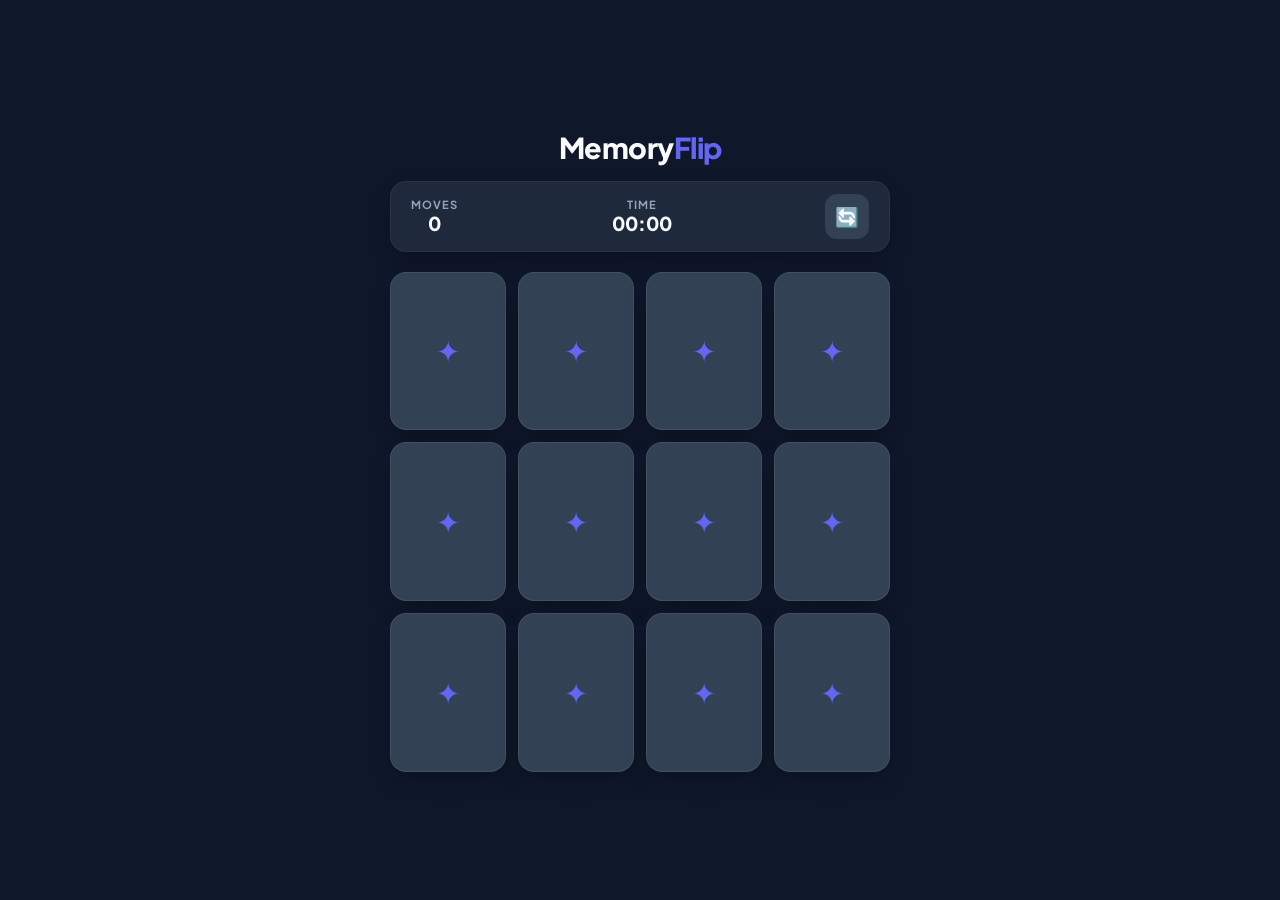
<file: Arcade-Craft-JS/Memory-Card-Flip/index.html>
<!DOCTYPE html>
<html lang="en">
<head>
  <meta charset="UTF-8" />
  <meta name="viewport" content="width=device-width, initial-scale=1.0" />
  <title>Memory Match - Brain Game</title>
  <link rel="stylesheet" href="style.css" />
  <!-- Google Fonts for Modern Typography -->
  <link href="https://fonts.googleapis.com/css2?family=Plus+Jakarta+Sans:wght@500;700;800&display=swap" rel="stylesheet" />
</head>
<body>

  <div class="game-container">
    <!-- Header / Stats Bar -->
    <header class="header">
      <h1 class="title">Memory<span>Flip</span></h1>
      <div class="stats-bar">
        <div class="stat-box">
          <span class="label">MOVES</span>
          <span id="moves" class="value">0</span>
        </div>
        <div class="stat-box">
          <span class="label">TIME</span>
          <span id="timer" class="value">00:00</span>
        </div>
        <button id="restart-btn" class="icon-btn" aria-label="Restart Game">🔄</button>
      </div>
    </header>

    <!-- Cards Grid -->
    <main class="grid-container" id="grid"></main>
  </div>

  <!-- Win Modal Overlay -->
  <div id="win-modal" class="modal hidden">
    <div class="modal-content">
      <div class="trophy-icon">🏆</div>
      <h2>Awesome Memory!</h2>
      <p>You completed the game in <strong id="final-moves">0</strong> moves and <strong id="final-time">00:00</strong>.</p>
      <button id="play-again-btn" class="primary-btn">Play Again</button>
    </div>
  </div>

  <script src="script.js"></script>
</body>
</html>
</file>
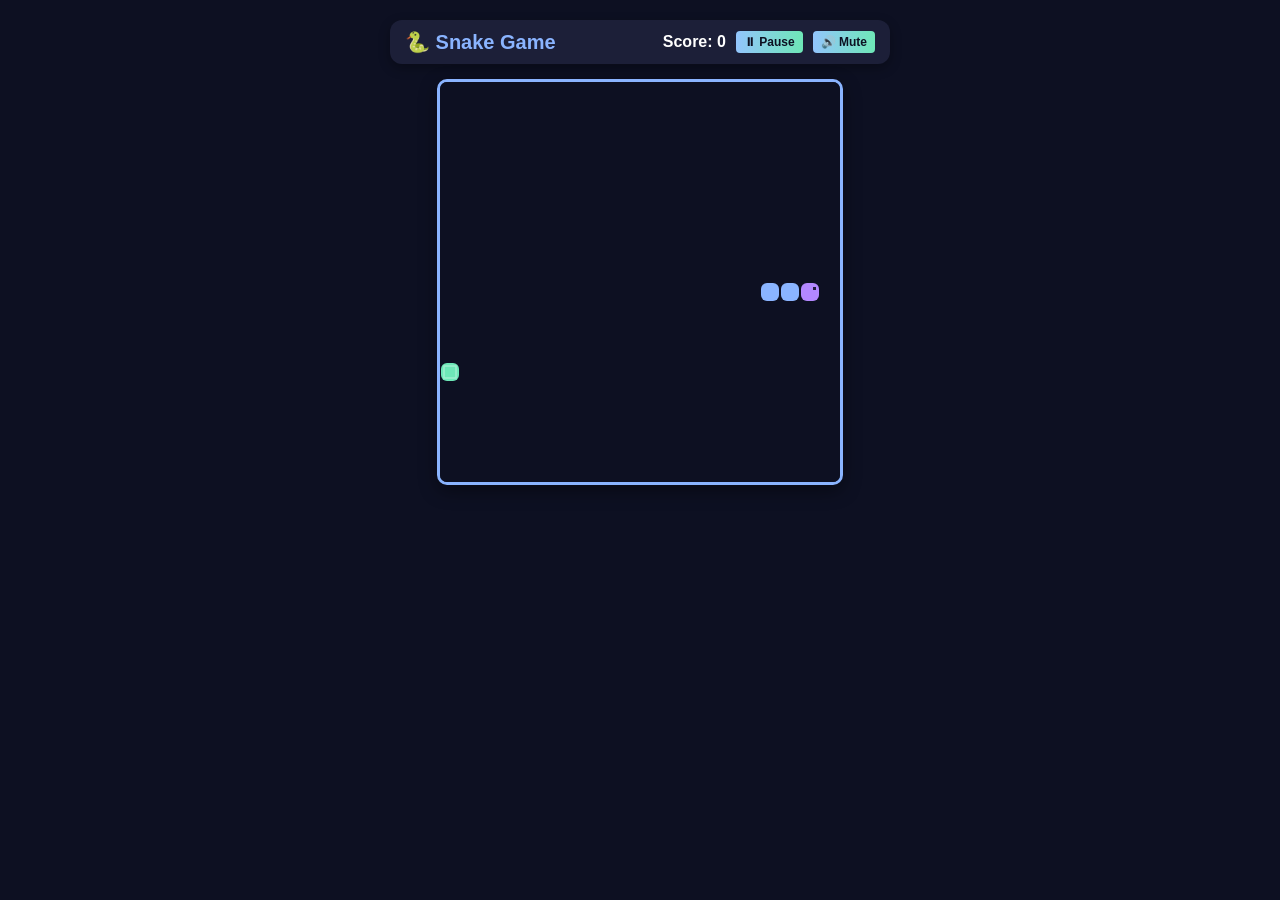
<file: Arcade-Craft-JS/Snake-Game/index.html>
<!DOCTYPE html>
<html lang="en">
<head>
  <meta charset="UTF-8" />
  <meta name="viewport" content="width=device-width, initial-scale=1.0" />
  <title>Snake Game</title>
  <link rel="stylesheet" href="style.css" />
</head>
<body>
  <!-- Top Bar -->
 <header class="topbar">
  <h1>🐍 Snake Game</h1>
  <div class="score-controls">
    <div class="scoreboard">
      Score: <span id="score">0</span>
    </div>
    <button id="pauseResumeBtn" class="btn small">⏸ Pause</button>
    <button id="muteBtn" class="btn small">🔊 Mute</button>
  </div>
</header>


  <!-- Game Canvas -->
  <main>
    <canvas id="game" width="400" height="400"></canvas>
  </main>

  <!-- Mobile Controls -->
  <div class="mobile-controls">
    <button id="upBtn">⬆️</button>
    <div class="middle-row">
      <button id="leftBtn">⬅️</button>
      <button id="downBtn">⬇️</button>
      <button id="rightBtn">➡️</button>
    </div>
  </div>

  <!-- Overlay for Game Over -->
  <div id="overlay" class="overlay hidden">
    <div class="overlay-content">
      <h2>Game Over</h2>
      <p>Your Score: <span id="finalScore">0</span></p>
      <button id="restartBtn" class="btn">🔄 Restart</button>
    </div>
  </div>

  <script src="script.js"></script>
</body>
</html>
</file>
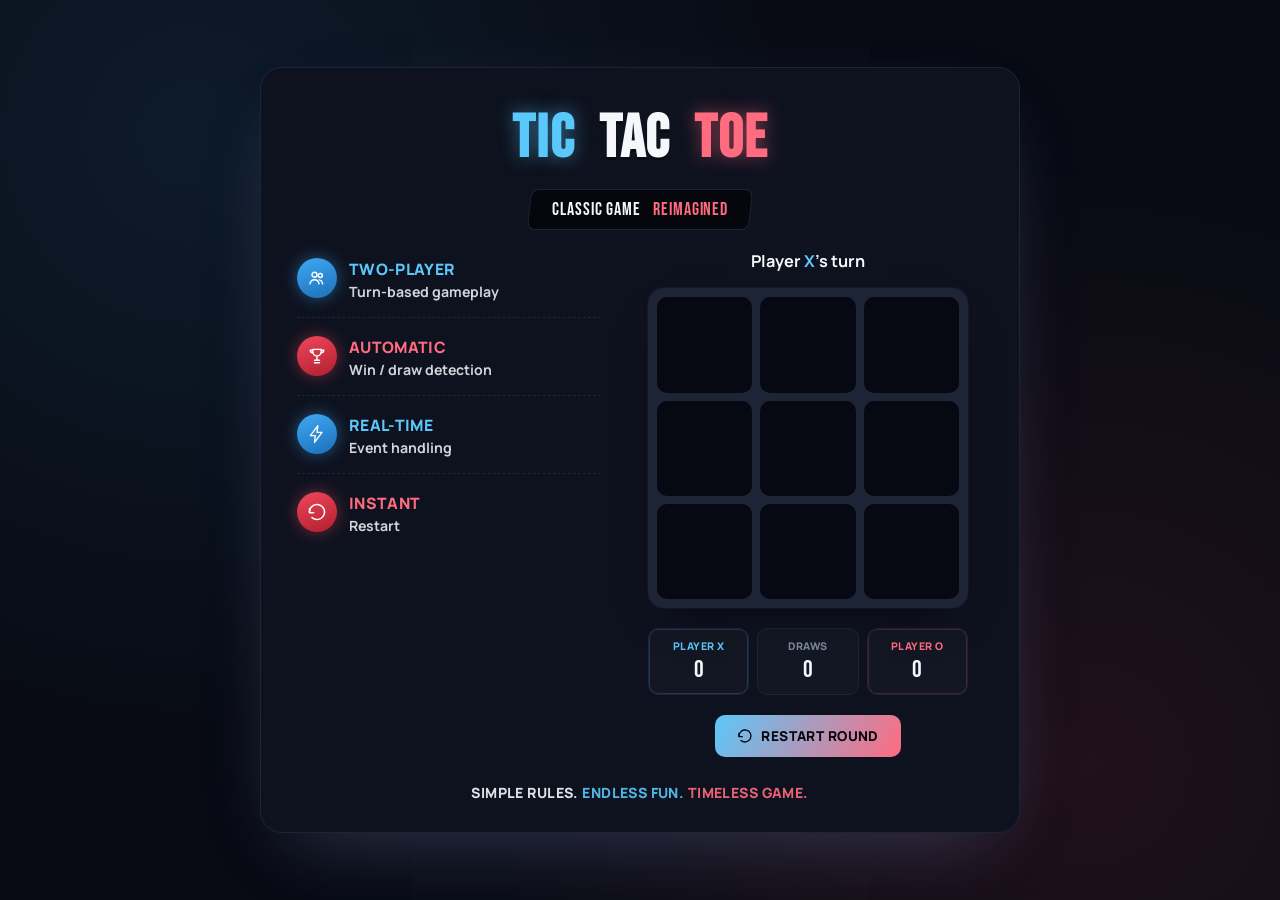
<file: Arcade-Craft-JS/Tic-Tac-Toe/index.html>
<!doctype html>
<html lang="en">
  <head>
    <meta charset="UTF-8" />
    <meta name="viewport" content="width=device-width, initial-scale=1.0" />
    <title>Tic Tac Toe</title>
    <link rel="preconnect" href="https://fonts.googleapis.com" />
    <link rel="preconnect" href="https://fonts.gstatic.com" crossorigin />
    <link
      href="https://fonts.googleapis.com/css2?family=Bebas+Neue&family=Manrope:wght@400;600;700;800&display=swap"
      rel="stylesheet"
    />
    <link rel="stylesheet" href="style.css" />
  </head>
  <body>
    <div class="frame">
      <header class="title-block">
        <h1 class="game-title">
          <span class="word blue">Tic</span>
          <span class="word white">Tac</span>
          <span class="word red">Toe</span>
        </h1>
        <div class="subtitle-banner">
          <span class="white">Classic Game</span>
          <span class="red">Reimagined</span>
        </div>
      </header>

      <div class="content">
        <ul class="feature-list">
          <li class="feature">
            <span class="feature-icon blue">
              <svg viewBox="0 0 24 24" fill="none">
                <circle
                  cx="9"
                  cy="8"
                  r="3"
                  stroke="currentColor"
                  stroke-width="1.7"
                />
                <circle
                  cx="16"
                  cy="9"
                  r="2.4"
                  stroke="currentColor"
                  stroke-width="1.7"
                />
                <path
                  d="M3.5 19c.6-3.4 3-5 5.5-5s4.9 1.6 5.5 5"
                  stroke="currentColor"
                  stroke-width="1.7"
                  stroke-linecap="round"
                />
                <path
                  d="M14.5 14.3c2 .2 3.7 1.7 4.2 4.7"
                  stroke="currentColor"
                  stroke-width="1.7"
                  stroke-linecap="round"
                />
              </svg>
            </span>
            <div>
              <strong class="blue">Two-player</strong>
              <p>Turn-based gameplay</p>
            </div>
          </li>

          <li class="feature">
            <span class="feature-icon red">
              <svg viewBox="0 0 24 24" fill="none">
                <path
                  d="M7 4h10v3a5 5 0 0 1-10 0V4z"
                  stroke="currentColor"
                  stroke-width="1.7"
                  stroke-linejoin="round"
                />
                <path
                  d="M7 5H4a3 3 0 0 0 3 3M17 5h3a3 3 0 0 1-3 3"
                  stroke="currentColor"
                  stroke-width="1.7"
                  stroke-linecap="round"
                />
                <path
                  d="M9 17h6M12 13v4M9 20h6"
                  stroke="currentColor"
                  stroke-width="1.7"
                  stroke-linecap="round"
                />
              </svg>
            </span>
            <div>
              <strong class="red">Automatic</strong>
              <p>Win / draw detection</p>
            </div>
          </li>

          <li class="feature">
            <span class="feature-icon blue">
              <svg viewBox="0 0 24 24" fill="none">
                <path
                  d="M13 2 4 14h6l-1 8 9-12h-6l1-8z"
                  stroke="currentColor"
                  stroke-width="1.6"
                  stroke-linejoin="round"
                />
              </svg>
            </span>
            <div>
              <strong class="blue">Real-time</strong>
              <p>Event handling</p>
            </div>
          </li>

          <li class="feature">
            <span class="feature-icon red">
              <svg viewBox="0 0 24 24" fill="none">
                <path
                  d="M3 12a9 9 0 1 1 3 6.7"
                  stroke="currentColor"
                  stroke-width="1.8"
                  stroke-linecap="round"
                />
                <path
                  d="M3 8v5h5"
                  stroke="currentColor"
                  stroke-width="1.8"
                  stroke-linecap="round"
                  stroke-linejoin="round"
                />
              </svg>
            </span>
            <div>
              <strong class="red">Instant</strong>
              <p>Restart</p>
            </div>
          </li>
        </ul>

        <div class="game-panel">
          <p class="status" id="status">
            Player <span class="x-color">X</span>'s turn
          </p>

          <div class="board-wrap">
            <div class="board" id="board">
              <button class="cell" data-index="0" aria-label="Cell 1"></button>
              <button class="cell" data-index="1" aria-label="Cell 2"></button>
              <button class="cell" data-index="2" aria-label="Cell 3"></button>
              <button class="cell" data-index="3" aria-label="Cell 4"></button>
              <button class="cell" data-index="4" aria-label="Cell 5"></button>
              <button class="cell" data-index="5" aria-label="Cell 6"></button>
              <button class="cell" data-index="6" aria-label="Cell 7"></button>
              <button class="cell" data-index="7" aria-label="Cell 8"></button>
              <button class="cell" data-index="8" aria-label="Cell 9"></button>
            </div>
            <div class="win-line" id="win-line"></div>
          </div>

          <div class="scoreboard">
            <div class="score-chip x">
              <span class="score-label">Player X</span>
              <span class="score-value" id="score-x">0</span>
            </div>
            <div class="score-chip draw">
              <span class="score-label">Draws</span>
              <span class="score-value" id="score-draw">0</span>
            </div>
            <div class="score-chip o">
              <span class="score-label">Player O</span>
              <span class="score-value" id="score-o">0</span>
            </div>
          </div>

          <button class="restart-btn" id="restart-btn">
            <svg viewBox="0 0 24 24" fill="none">
              <path
                d="M3 12a9 9 0 1 1 3 6.7"
                stroke="currentColor"
                stroke-width="2"
                stroke-linecap="round"
              />
              <path
                d="M3 8v5h5"
                stroke="currentColor"
                stroke-width="2"
                stroke-linecap="round"
                stroke-linejoin="round"
              />
            </svg>
            Restart Round
          </button>
        </div>
      </div>

      <p class="tagline">
        Simple rules. <span class="blue">Endless fun.</span>
        <span class="red">Timeless game.</span>
      </p>
    </div>

    <script src="script.js"></script>
  </body>
</html>
</file>
<file: Arcade-Craft-JS/Memory-Card-Flip/style.css>
/* --- CSS Variables & Modern Reset --- */
:root {
  --bg-color: #0f172a;
  --card-bg: #1e293b;
  --card-back: #334155;
  --accent: #6366f1;
  --accent-hover: #4f46e5;
  --text-main: #f8fafc;
  --text-muted: #94a3b8;
  --success: #10b981;
  --radius: 16px;
  --shadow: 0 10px 25px -5px rgba(0, 0, 0, 0.3);
}

* {
  box-sizing: border-box;
  margin: 0;
  padding: 0;
  font-family: 'Plus Jakarta Sans', sans-serif;
  user-select: none;
}

body {
  background-color: var(--bg-color);
  color: var(--text-main);
  min-height: 100vh;
  display: flex;
  justify-content: center;
  align-items: center;
  padding: 16px;
}

/* --- Container Layout --- */
.game-container {
  width: 100%;
  max-width: 500px;
  display: flex;
  flex-direction: column;
  gap: 20px;
}

/* --- Header & Stats --- */
.header {
  display: flex;
  flex-direction: column;
  align-items: center;
  gap: 16px;
}

.title {
  font-size: 1.8rem;
  font-weight: 800;
  letter-spacing: -0.5px;
}

.title span {
  color: var(--accent);
}

.stats-bar {
  display: flex;
  width: 100%;
  justify-content: space-between;
  align-items: center;
  background: var(--card-bg);
  padding: 12px 20px;
  border-radius: var(--radius);
  box-shadow: var(--shadow);
  border: 1px solid rgba(255, 255, 255, 0.05);
}

.stat-box {
  display: flex;
  flex-direction: column;
  align-items: center;
}

.stat-box .label {
  font-size: 0.7rem;
  font-weight: 700;
  color: var(--text-muted);
  letter-spacing: 1px;
}

.stat-box .value {
  font-size: 1.2rem;
  font-weight: 800;
  color: var(--text-main);
}

.icon-btn {
  background: var(--card-back);
  border: none;
  font-size: 1.2rem;
  padding: 10px;
  border-radius: 12px;
  cursor: pointer;
  transition: transform 0.2s, background 0.2s;
}

.icon-btn:active {
  transform: scale(0.9);
}

/* --- Responsive Grid Layout (Mobile-First) --- */
.grid-container {
  display: grid;
  grid-template-columns: repeat(3, 1fr);
  gap: 12px;
  width: 100%;
  aspect-ratio: 3 / 4;
}

/* Tablet & Desktop Layout Adjustment */
@media (min-width: 480px) {
  .grid-container {
    grid-template-columns: repeat(4, 1fr);
    aspect-ratio: 1 / 1;
  }
}

/* --- 3D Card Styling --- */
.card {
  background-color: transparent;
  perspective: 1000px;
  cursor: pointer;
}

.card-inner {
  position: relative;
  width: 100%;
  height: 100%;
  text-align: center;
  transition: transform 0.5s cubic-bezier(0.4, 0, 0.2, 1);
  transform-style: preserve-3d;
  border-radius: var(--radius);
  box-shadow: var(--shadow);
}

.card.flipped .card-inner {
  transform: rotateY(180deg);
}

.card-front, .card-back {
  position: absolute;
  width: 100%;
  height: 100%;
  backface-visibility: hidden;
  display: flex;
  justify-content: center;
  align-items: center;
  border-radius: var(--radius);
  border: 1px solid rgba(255, 255, 255, 0.08);
}

.card-front {
  background: var(--card-back);
  font-size: 1.8rem;
  color: var(--accent);
}

.card-back {
  background: var(--card-bg);
  font-size: 2.2rem;
  transform: rotateY(180deg);
}

.card.matched .card-inner {
  animation: pulse 0.4s ease-in-out;
}

.card.matched .card-back {
  border: 2px solid var(--success);
}

@keyframes pulse {
  0% { transform: rotateY(180deg) scale(1); }
  50% { transform: rotateY(180deg) scale(1.08); }
  100% { transform: rotateY(180deg) scale(1); }
}

/* --- Win Modal Overlay --- */
.modal {
  position: fixed;
  inset: 0;
  background: rgba(15, 23, 42, 0.85);
  backdrop-filter: blur(8px);
  display: flex;
  justify-content: center;
  align-items: center;
  padding: 20px;
  z-index: 100;
}

.modal.hidden {
  display: none;
}

.modal-content {
  background: var(--card-bg);
  padding: 32px 24px;
  border-radius: 24px;
  text-align: center;
  max-width: 360px;
  width: 100%;
  box-shadow: var(--shadow);
  border: 1px solid rgba(255, 255, 255, 0.1);
  display: flex;
  flex-direction: column;
  gap: 16px;
}

.trophy-icon {
  font-size: 3.5rem;
}

.primary-btn {
  background: var(--accent);
  color: white;
  border: none;
  padding: 14px 28px;
  border-radius: 14px;
  font-weight: 700;
  font-size: 1rem;
  cursor: pointer;
  transition: background 0.2s;
}

.primary-btn:hover {
  background: var(--accent-hover);
}
</file>
<file: Arcade-Craft-JS/Snake-Game/style.css>
/* Base reset */
* {
  box-sizing: border-box;
  margin: 0;
  padding: 0;
  font-family: 'Segoe UI', Tahoma, Geneva, Verdana, sans-serif;
}

body {
  background: #0d1022;
  color: #fff;
  display: flex;
  flex-direction: column;
  align-items: center;
  justify-content: flex-start;
  min-height: 100vh;
  padding: 20px;
}

/* Top bar */
.topbar {
  width: 100%;
  max-width: 500px;
  display: flex;
  justify-content: space-between;
  align-items: center;
  margin-bottom: 15px;
  padding: 10px 15px;
  background: #1c1f38;
  border-radius: 12px;
  box-shadow: 0 4px 12px rgba(0,0,0,0.3);
}

.topbar h1 {
  font-size: 20px;
  color: #8ab4ff;
}

.score-controls {
  display: flex;
  align-items: center;
  gap: 10px;
}

.scoreboard {
  font-size: 16px;
  font-weight: bold;
}

/* Buttons */
.btn {
  padding: 8px 16px;
  font-size: 15px;
  font-weight: bold;
  border: none;
  border-radius: 8px;
  cursor: pointer;
  background: linear-gradient(90deg, #93c5fd, #6ee7b7);
  color: #0d1022;
  transition: transform 0.2s ease, opacity 0.2s ease;
}

.btn.small {
  padding: 6px 12px;
  font-size: 14px;
  border-radius: 6px;
}

.btn:hover {
  transform: scale(1.05);
  opacity: 0.9;
}

/* Smaller size for specific buttons: pause, restart, mute */
#pauseResumeBtn, #restartBtn, #muteBtn {
  padding: 4px 8px;
  font-size: 12px;
  border-radius: 4px;
}

/* Canvas */
main {
  display: flex;
  justify-content: center;
  align-items: center;
}

canvas {
  border: 3px solid #8ab4ff;
  border-radius: 10px;
  background: #0d1022;
  box-shadow: 0 6px 18px rgba(0,0,0,0.4);
}

/* Overlay */
.overlay {
  position: fixed;
  top: 0;
  left: 0;
  width: 100%;
  height: 100%;
  background: rgba(13,16,34,0.9);
  display: flex;
  justify-content: center;
  align-items: center;
  z-index: 10;
}

.overlay.hidden {
  display: none;
}

.overlay-content {
  background: #1c1f38;
  padding: 30px 40px;
  border-radius: 16px;
  text-align: center;
  box-shadow: 0 6px 18px rgba(0,0,0,0.4);
}

.overlay-content h2 {
  font-size: 28px;
  margin-bottom: 15px;
  color: #ff7676;
}

.overlay-content p {
  font-size: 18px;
  margin-bottom: 20px;
}

/* Mobile Controls */
.mobile-controls {
  display: none;
  margin-top: 20px;
  flex-direction: column;
  align-items: center;
  gap: 10px;
}

.mobile-controls button {
  background: #8ab4ff;
  border: none;
  border-radius: 8px;
  padding: 12px 20px;
  font-size: 24px;
  cursor: pointer;
}

.mobile-controls .middle-row {
  display: flex;
  gap: 15px;
}

/* Responsive */
@media (max-width: 600px) {
  canvas {
    width: 300px;
    height: 300px;
  }

  .topbar {
    flex-direction: column;
    gap: 10px;
  }

  .mobile-controls {
    display: flex;
  }
}
</file>
<file: Arcade-Craft-JS/Tic-Tac-Toe/style.css>
:root {
  --bg: #080b14;
  --panel: #0e121f;
  --line: #1c2436;
  --blue: #3fa9f5;
  --blue-glow: #5ac8fa;
  --red: #f0475a;
  --red-glow: #ff6b7f;
  --white: #f5f7fa;
  --muted: #7c88a0;
  --font-display: "Bebas Neue", sans-serif;
  --font-body: "Manrope", sans-serif;
}

* {
  box-sizing: border-box;
}

body {
  margin: 0;
  min-height: 100vh;
  display: flex;
  align-items: center;
  justify-content: center;
  background:
    radial-gradient(
      circle at 15% 15%,
      rgba(63, 169, 245, 0.1) 0%,
      transparent 45%
    ),
    radial-gradient(
      circle at 85% 85%,
      rgba(240, 71, 90, 0.1) 0%,
      transparent 45%
    ),
    var(--bg);
  font-family: var(--font-body);
  color: var(--white);
  padding: 24px;
}

@media (prefers-reduced-motion: reduce) {
  * {
    animation-duration: 0.01ms !important;
    transition-duration: 0.01ms !important;
  }
}

.frame {
  width: 100%;
  max-width: 760px;
  background: var(--panel);
  border: 1px solid var(--line);
  border-radius: 22px;
  box-shadow:
    0 30px 80px -30px rgba(63, 169, 245, 0.25),
    0 30px 80px -30px rgba(240, 71, 90, 0.15);
  padding: 34px 36px 30px;
}

/* ---------- title ---------- */

.title-block {
  text-align: center;
  margin-bottom: 20px;
}

.game-title {
  font-family: var(--font-display);
  font-size: clamp(2.6rem, 8vw, 3.8rem);
  letter-spacing: 0.03em;
  margin: 0 0 14px;
}
.game-title .word {
  margin: 0 6px;
}
.word.blue {
  color: var(--blue-glow);
  text-shadow: 0 0 18px rgba(90, 200, 250, 0.5);
}
.word.white {
  color: var(--white);
  text-shadow: 0 3px 0 rgba(0, 0, 0, 0.35);
}
.word.red {
  color: var(--red-glow);
  text-shadow: 0 0 18px rgba(255, 107, 127, 0.5);
}

.subtitle-banner {
  display: inline-block;
  background: #05070c;
  border: 1px solid var(--line);
  border-radius: 8px;
  padding: 8px 22px;
  font-family: var(--font-display);
  font-size: 1.15rem;
  letter-spacing: 0.05em;
  transform: skewX(-6deg);
}
.subtitle-banner span {
  display: inline-block;
  transform: skewX(6deg);
}
.subtitle-banner .white {
  color: var(--white);
  margin-right: 8px;
}
.subtitle-banner .red {
  color: var(--red-glow);
}

/* ---------- layout ---------- */

.content {
  display: grid;
  grid-template-columns: 1fr 1.15fr;
  gap: 32px;
  align-items: start;
  margin-bottom: 22px;
}

@media (max-width: 680px) {
  .content {
    grid-template-columns: 1fr;
  }
}

/* ---------- feature list ---------- */

.feature-list {
  list-style: none;
  margin: 8px 0 0;
  padding: 0;
  display: flex;
  flex-direction: column;
  gap: 18px;
}

.feature {
  display: flex;
  align-items: flex-start;
  gap: 12px;
  padding-bottom: 16px;
  border-bottom: 1px dashed var(--line);
}
.feature:last-child {
  border-bottom: none;
  padding-bottom: 0;
}

.feature-icon {
  flex: none;
  width: 40px;
  height: 40px;
  border-radius: 50%;
  display: flex;
  align-items: center;
  justify-content: center;
  color: #fff;
}
.feature-icon svg {
  width: 20px;
  height: 20px;
}
.feature-icon.blue {
  background: linear-gradient(160deg, var(--blue), #1d6fb8);
  box-shadow: 0 0 16px rgba(63, 169, 245, 0.45);
}
.feature-icon.red {
  background: linear-gradient(160deg, var(--red), #b01f30);
  box-shadow: 0 0 16px rgba(240, 71, 90, 0.45);
}

.feature strong {
  display: block;
  font-size: 0.98rem;
  letter-spacing: 0.02em;
  text-transform: uppercase;
  font-weight: 800;
}
.feature strong.blue {
  color: var(--blue-glow);
}
.feature strong.red {
  color: var(--red-glow);
}

.feature p {
  margin: 2px 0 0;
  font-size: 0.88rem;
  font-weight: 700;
  color: var(--white);
  opacity: 0.85;
}

/* ---------- game panel ---------- */

.game-panel {
  display: flex;
  flex-direction: column;
  align-items: center;
}

.status {
  font-weight: 700;
  font-size: 1.02rem;
  margin: 0 0 16px;
  text-align: center;
  min-height: 1.4em;
}
.x-color {
  color: var(--blue-glow);
}
.o-color {
  color: var(--red-glow);
}

.board-wrap {
  position: relative;
  width: 100%;
  max-width: 320px;
}

.board {
  display: grid;
  grid-template-columns: repeat(3, 1fr);
  gap: 8px;
  background: var(--line);
  padding: 8px;
  border-radius: 16px;
  border: 1px solid var(--line);
  box-shadow:
    0 0 0 1px rgba(255, 255, 255, 0.03),
    0 20px 40px -20px rgba(0, 0, 0, 0.6);
}

.cell {
  aspect-ratio: 1 / 1;
  background: #060911;
  border: none;
  border-radius: 10px;
  font-family: var(--font-display);
  font-size: 2.6rem;
  font-weight: 400;
  display: flex;
  align-items: center;
  justify-content: center;
  cursor: pointer;
  color: transparent;
  transition: background 0.12s ease;
  padding: 0;
}
.cell:not(:disabled):hover {
  background: #0b1120;
}
.cell:disabled {
  cursor: default;
}

.cell.x {
  color: var(--blue-glow);
  text-shadow: 0 0 14px rgba(90, 200, 250, 0.6);
}
.cell.o {
  color: var(--red-glow);
  text-shadow: 0 0 14px rgba(255, 107, 127, 0.6);
}

.cell.win {
  background: #0b1120;
}

.win-line {
  position: absolute;
  top: 0;
  left: 0;
  height: 6px;
  width: 0;
  border-radius: 4px;
  background: linear-gradient(90deg, var(--blue-glow), var(--red-glow));
  box-shadow:
    0 0 14px rgba(255, 107, 127, 0.7),
    0 0 14px rgba(90, 200, 250, 0.7);
  transform-origin: left center;
  opacity: 0;
  pointer-events: none;
  transition: opacity 0.2s ease;
}
.win-line.show {
  opacity: 1;
}

/* ---------- scoreboard ---------- */

.scoreboard {
  display: grid;
  grid-template-columns: repeat(3, 1fr);
  gap: 8px;
  width: 100%;
  max-width: 320px;
  margin-top: 20px;
}

.score-chip {
  display: flex;
  flex-direction: column;
  align-items: center;
  gap: 2px;
  padding: 10px 6px;
  border-radius: 10px;
  border: 1px solid var(--line);
  background: rgba(255, 255, 255, 0.02);
}
.score-chip.x {
  box-shadow: inset 0 0 0 1px rgba(63, 169, 245, 0.25);
}
.score-chip.o {
  box-shadow: inset 0 0 0 1px rgba(240, 71, 90, 0.25);
}

.score-label {
  font-size: 0.66rem;
  font-weight: 800;
  letter-spacing: 0.05em;
  text-transform: uppercase;
  color: var(--muted);
}
.score-chip.x .score-label {
  color: var(--blue-glow);
}
.score-chip.o .score-label {
  color: var(--red-glow);
}

.score-value {
  font-family: var(--font-display);
  font-size: 1.5rem;
}

/* ---------- restart button ---------- */

.restart-btn {
  margin-top: 20px;
  display: inline-flex;
  align-items: center;
  gap: 8px;
  font-family: var(--font-body);
  font-weight: 800;
  font-size: 0.85rem;
  letter-spacing: 0.03em;
  text-transform: uppercase;
  color: #05070c;
  background: linear-gradient(120deg, var(--blue-glow), var(--red-glow));
  border: none;
  border-radius: 10px;
  padding: 12px 22px;
  cursor: pointer;
  transition: transform 0.12s ease;
}
.restart-btn svg {
  width: 16px;
  height: 16px;
}
.restart-btn:hover {
  transform: translateY(-1px);
}
.restart-btn:active {
  transform: translateY(0);
}

/* ---------- tagline ---------- */

.tagline {
  text-align: center;
  margin: 26px 0 0;
  font-weight: 800;
  letter-spacing: 0.03em;
  text-transform: uppercase;
  font-size: 0.88rem;
  color: var(--white);
  opacity: 0.9;
}
.tagline .blue {
  color: var(--blue-glow);
}
.tagline .red {
  color: var(--red-glow);
}
</file>
